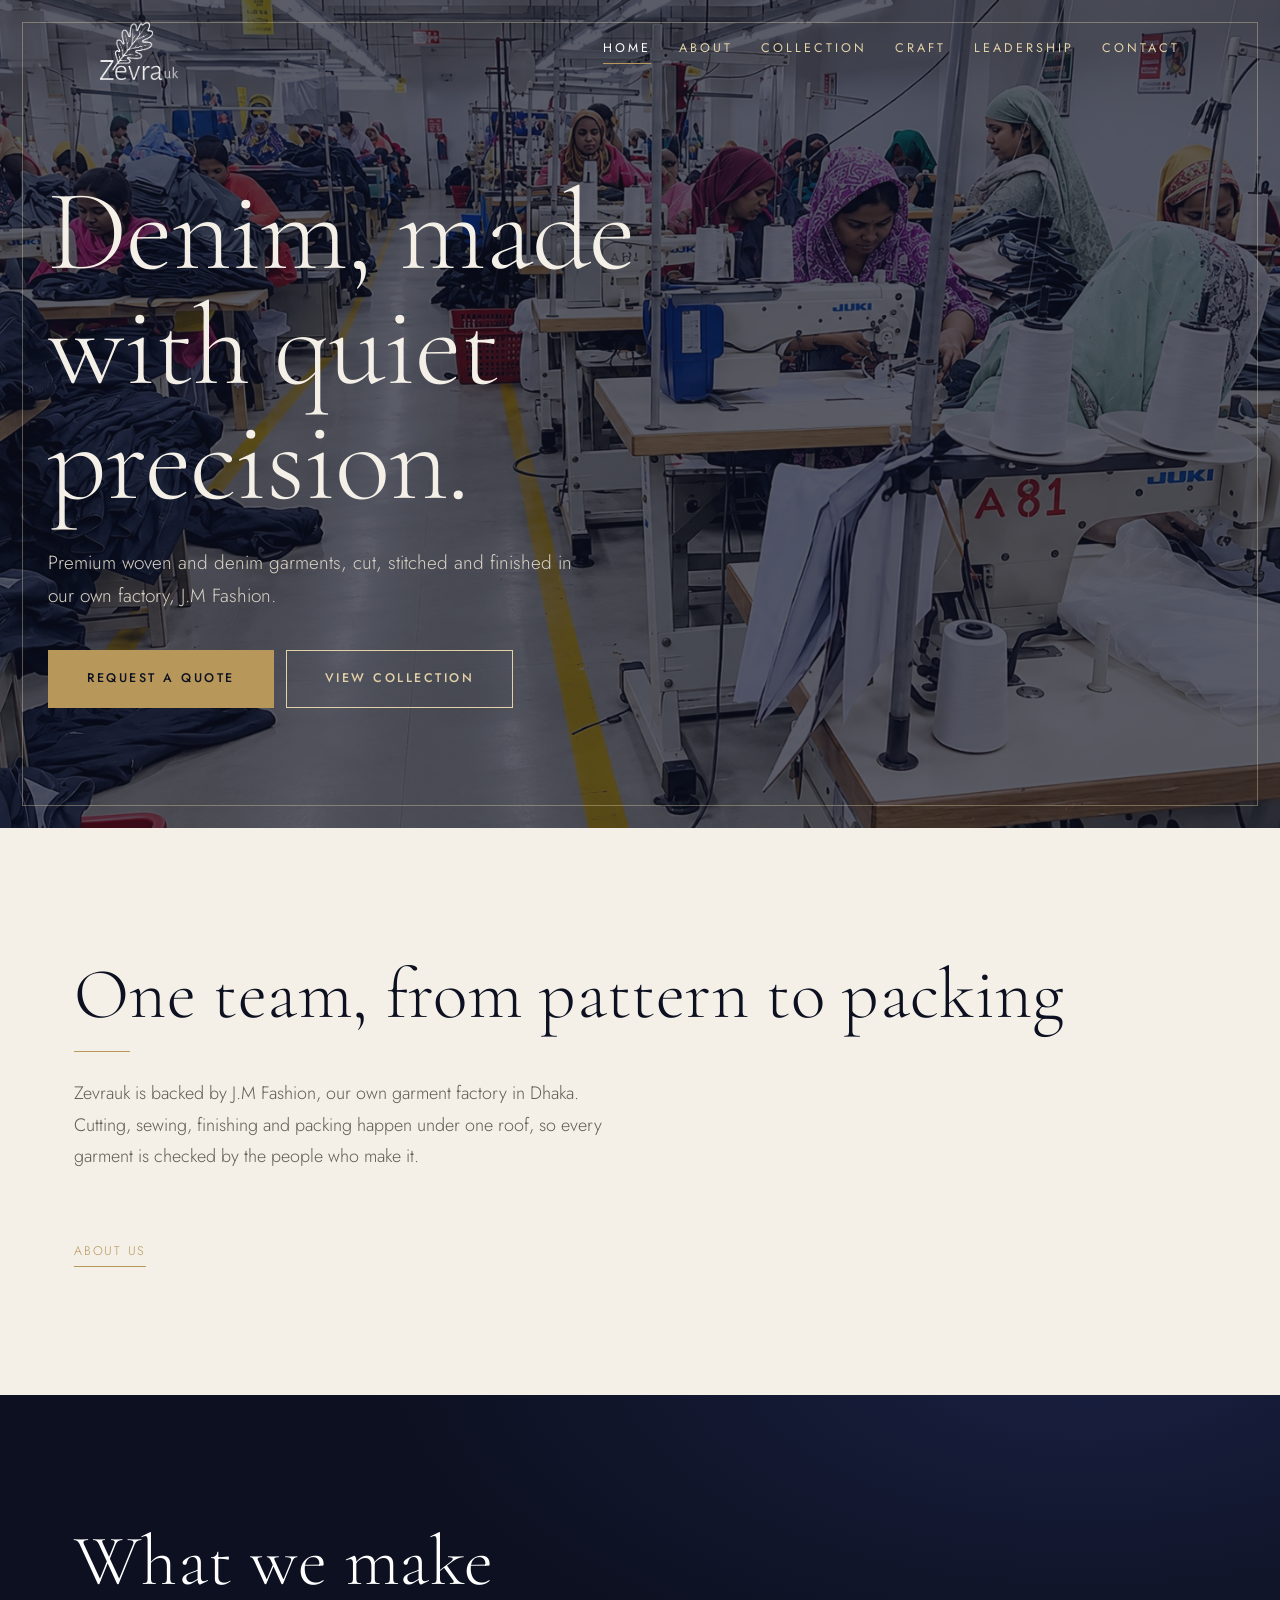
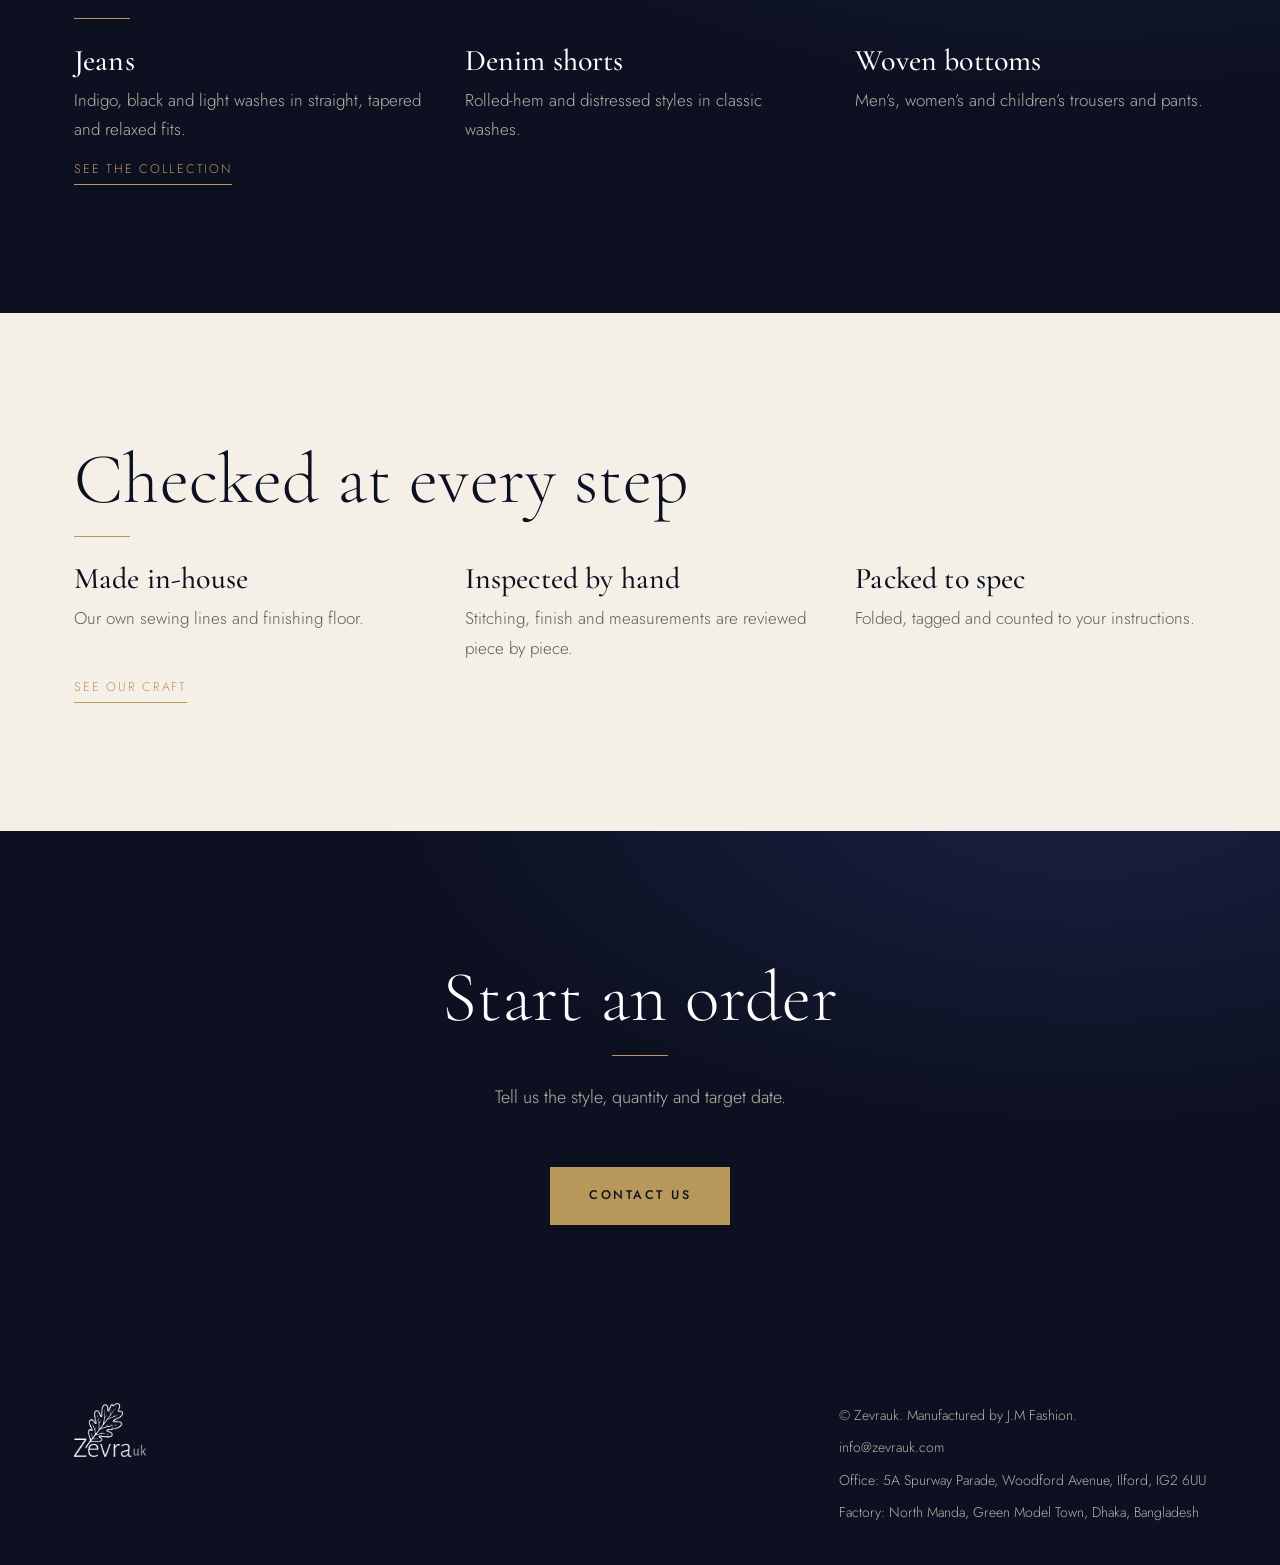
<file: index.html>
<!DOCTYPE html>
<html lang="en"><head>
<meta charset="utf-8">
<meta name="viewport" content="width=device-width, initial-scale=1, viewport-fit=cover">
<title>Zevrauk | Crafted by J.M Fashion</title>
<meta name="description" content="Premium denim and woven garments made in our own factory, J.M Fashion, Dhaka.">
<link rel="icon" href="images/logo-dark.png">
<link rel="stylesheet" href="https://fonts.googleapis.com/css2?family=Cormorant+Garamond:ital,wght@0,300;0,400;0,500;1,400&family=Jost:wght@300;400;500&display=swap">
<link rel="stylesheet" href="css/style.css">
<script src="js/main.js"></script>
</head><body>
<div class="hero" id="top"><img class="bg" src="images/1.jpg" alt=""><header><a href="index.html" aria-label="Zevrauk home"><img src="images/logo-white.png" alt="Zevrauk"></a><nav aria-label="Main"><a href="index.html" class=on>Home</a><a href="about.html">About</a><a href="collection.html">Collection</a><a href="process.html">Craft</a><a href="leadership.html">Leadership</a><a href="contact.html">Contact</a></nav></header><div class="wrap"><h1>Denim, made with quiet precision.</h1>
<p>Premium woven and denim garments, cut, stitched and finished in our own factory, J.M Fashion.</p>
<a class="btn" href="contact.html">Request a quote</a><a class="btn ghost" href="collection.html">View collection</a></div></div>
<section><div class="wrap rv"><h2>One team, from pattern to packing</h2><div class="rule"></div>
<p class="lead">Zevrauk is backed by J.M Fashion, our own garment factory in Dhaka. Cutting, sewing, finishing and packing happen under one roof, so every garment is checked by the people who make it.</p>
<a class="lnk" href="about.html">About us</a></div></section>
<section class="dark"><div class="wrap"><div class="rv"><h2>What we make</h2><div class="rule"></div></div>
<div class="cols rv"><div><h3>Jeans</h3><p>Indigo, black and light washes in straight, tapered and relaxed fits.</p></div>
<div><h3>Denim shorts</h3><p>Rolled-hem and distressed styles in classic washes.</p></div>
<div><h3>Woven bottoms</h3><p>Men&rsquo;s, women&rsquo;s and children&rsquo;s trousers and pants.</p></div></div>
<a class="lnk rv" href="collection.html">See the collection</a></div></section>
<section><div class="wrap"><div class="rv"><h2>Checked at every step</h2><div class="rule"></div></div>
<div class="cols rv"><div><h3>Made in-house</h3><p>Our own sewing lines and finishing floor.</p></div>
<div><h3>Inspected by hand</h3><p>Stitching, finish and measurements are reviewed piece by piece.</p></div>
<div><h3>Packed to spec</h3><p>Folded, tagged and counted to your instructions.</p></div></div>
<a class="lnk rv" href="process.html">See our craft</a></div></section>
<section class="dark cta"><div class="wrap rv"><h2>Start an order</h2><div class="rule"></div><p class="lead" style="margin-left:auto;margin-right:auto">Tell us the style, quantity and target date.</p><a class="btn" href="contact.html">Contact us</a></div></section>
<footer><div class="wrap"><div><img src="images/logo-white.png" alt="Zevrauk"></div>
<div class="fc"><span>&copy; Zevrauk. Manufactured by J.M Fashion.</span><a href="mailto:info@zevrauk.com">info@zevrauk.com</a><span>Office: 5A Spurway Parade, Woodford Avenue, Ilford, IG2 6UU</span><span>Factory: North Manda, Green Model Town, Dhaka, Bangladesh</span></div></div></footer>
</body></html>
</file>
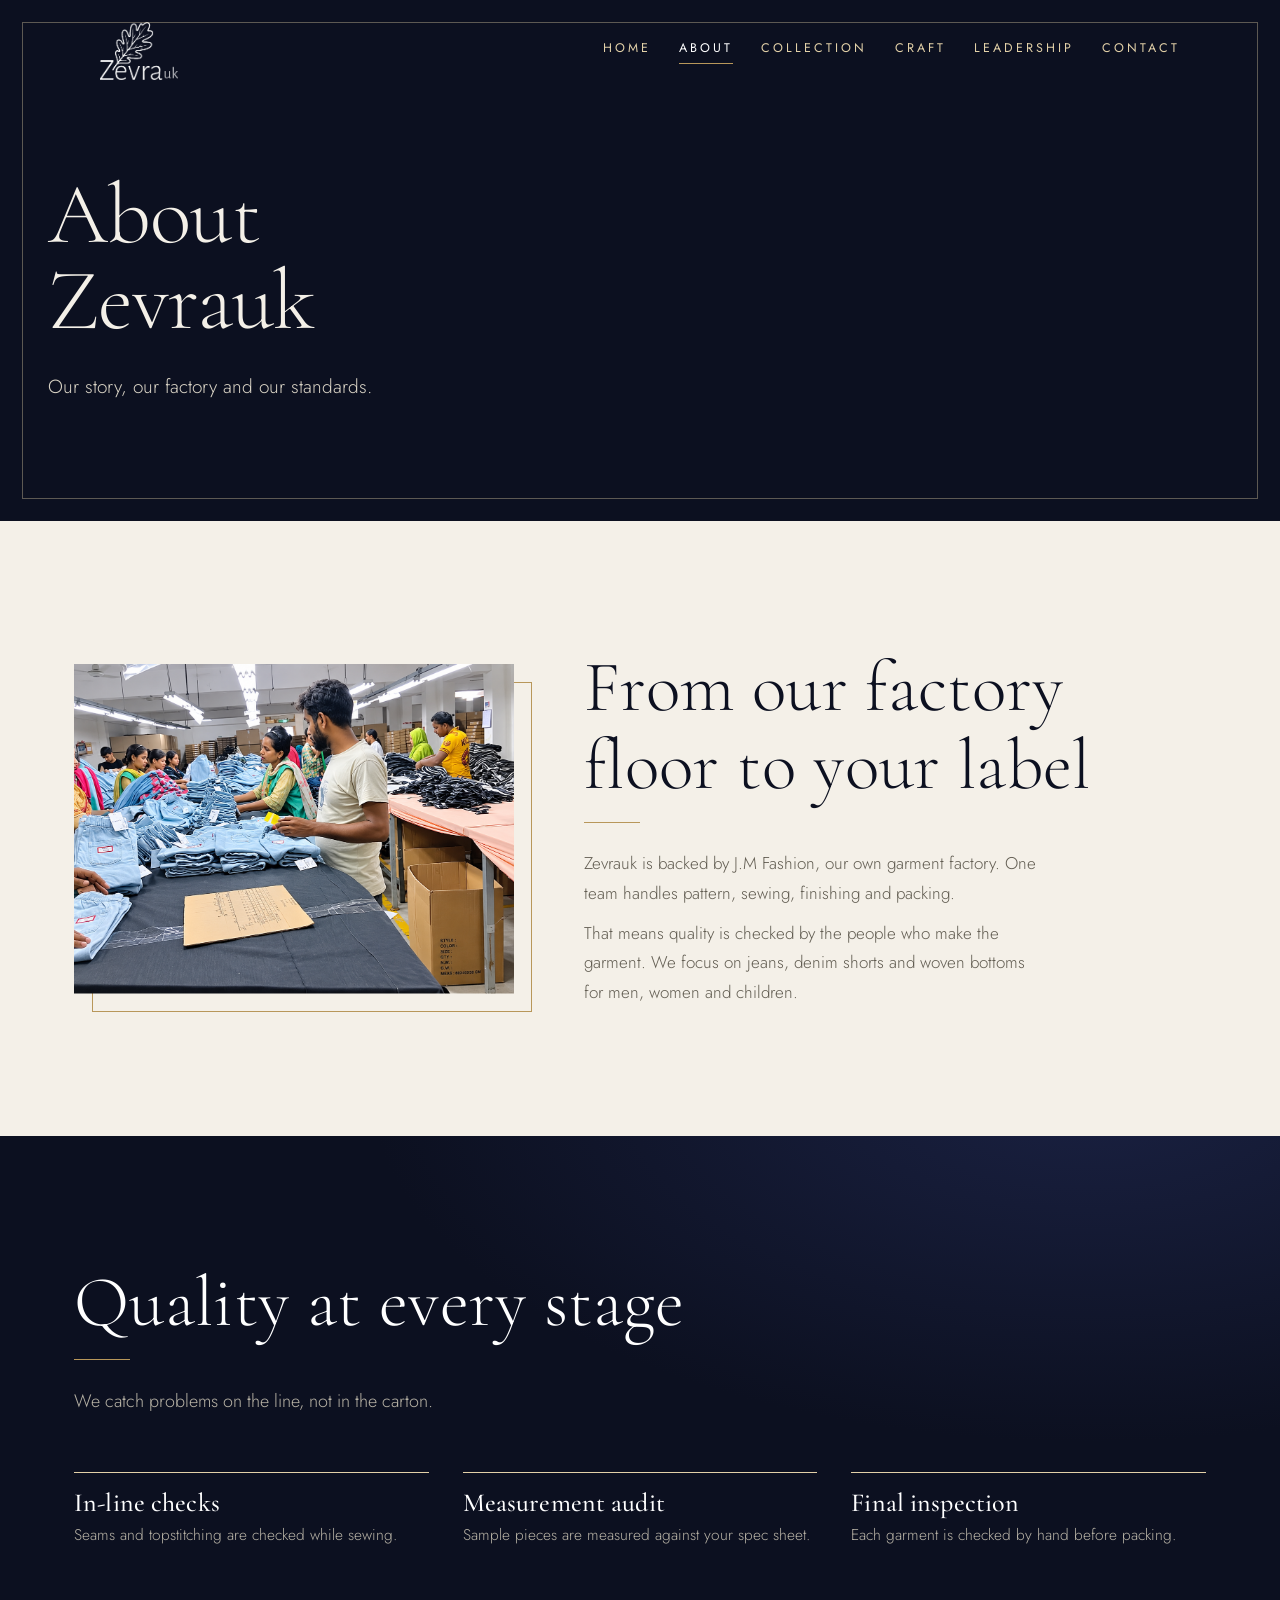
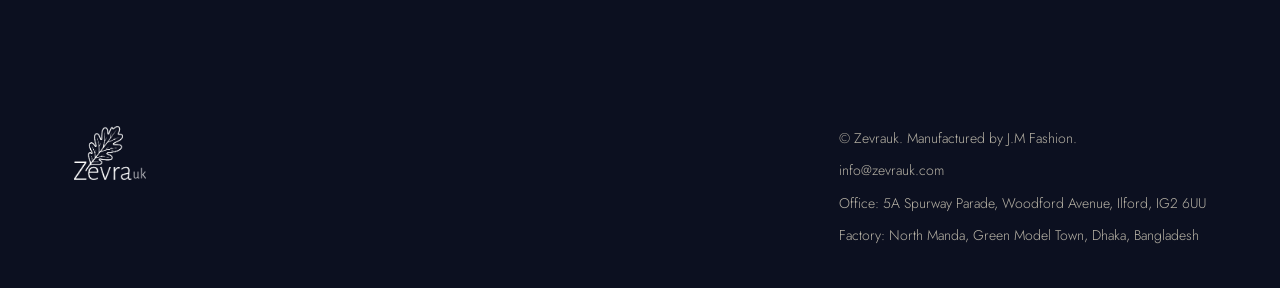
<file: about.html>
<!DOCTYPE html>
<html lang="en"><head>
<meta charset="utf-8">
<meta name="viewport" content="width=device-width, initial-scale=1, viewport-fit=cover">
<title>About | Zevrauk</title>
<meta name="description" content="About Zevrauk and our factory J.M Fashion.">
<link rel="icon" href="images/logo-dark.png">
<link rel="stylesheet" href="https://fonts.googleapis.com/css2?family=Cormorant+Garamond:ital,wght@0,300;0,400;0,500;1,400&family=Jost:wght@300;400;500&display=swap">
<link rel="stylesheet" href="css/style.css">
<script src="js/main.js"></script>
</head><body>
<div class="hero small"><header><a href="index.html" aria-label="Zevrauk home"><img src="images/logo-white.png" alt="Zevrauk"></a><nav aria-label="Main"><a href="index.html">Home</a><a href="about.html" class=on>About</a><a href="collection.html">Collection</a><a href="process.html">Craft</a><a href="leadership.html">Leadership</a><a href="contact.html">Contact</a></nav></header><div class="wrap"><h1>About Zevrauk</h1><p>Our story, our factory and our standards.</p></div></div>
<section><div class="wrap side"><div class="frame"><img class="ph" src="images/2.jpg" alt="Finished light-wash jeans stacked and tagged"></div>
<div class="rv"><h2>From our factory floor to your label</h2><div class="rule"></div>
<p>Zevrauk is backed by J.M Fashion, our own garment factory. One team handles pattern, sewing, finishing and packing.</p>
<p>That means quality is checked by the people who make the garment. We focus on jeans, denim shorts and woven bottoms for men, women and children.</p></div></div></section>
<section id="quality" class="dark"><div class="wrap"><div class="rv"><h2>Quality at every stage</h2><div class="rule"></div><p class="lead">We catch problems on the line, not in the carton.</p></div>
<div class="q rv"><div><h3>In-line checks</h3><p>Seams and topstitching are checked while sewing.</p></div><div><h3>Measurement audit</h3><p>Sample pieces are measured against your spec sheet.</p></div><div><h3>Final inspection</h3><p>Each garment is checked by hand before packing.</p></div></div></div></section>
<footer><div class="wrap"><div><img src="images/logo-white.png" alt="Zevrauk"></div>
<div class="fc"><span>&copy; Zevrauk. Manufactured by J.M Fashion.</span><a href="mailto:info@zevrauk.com">info@zevrauk.com</a><span>Office: 5A Spurway Parade, Woodford Avenue, Ilford, IG2 6UU</span><span>Factory: North Manda, Green Model Town, Dhaka, Bangladesh</span></div></div></footer>
</body></html>
</file>
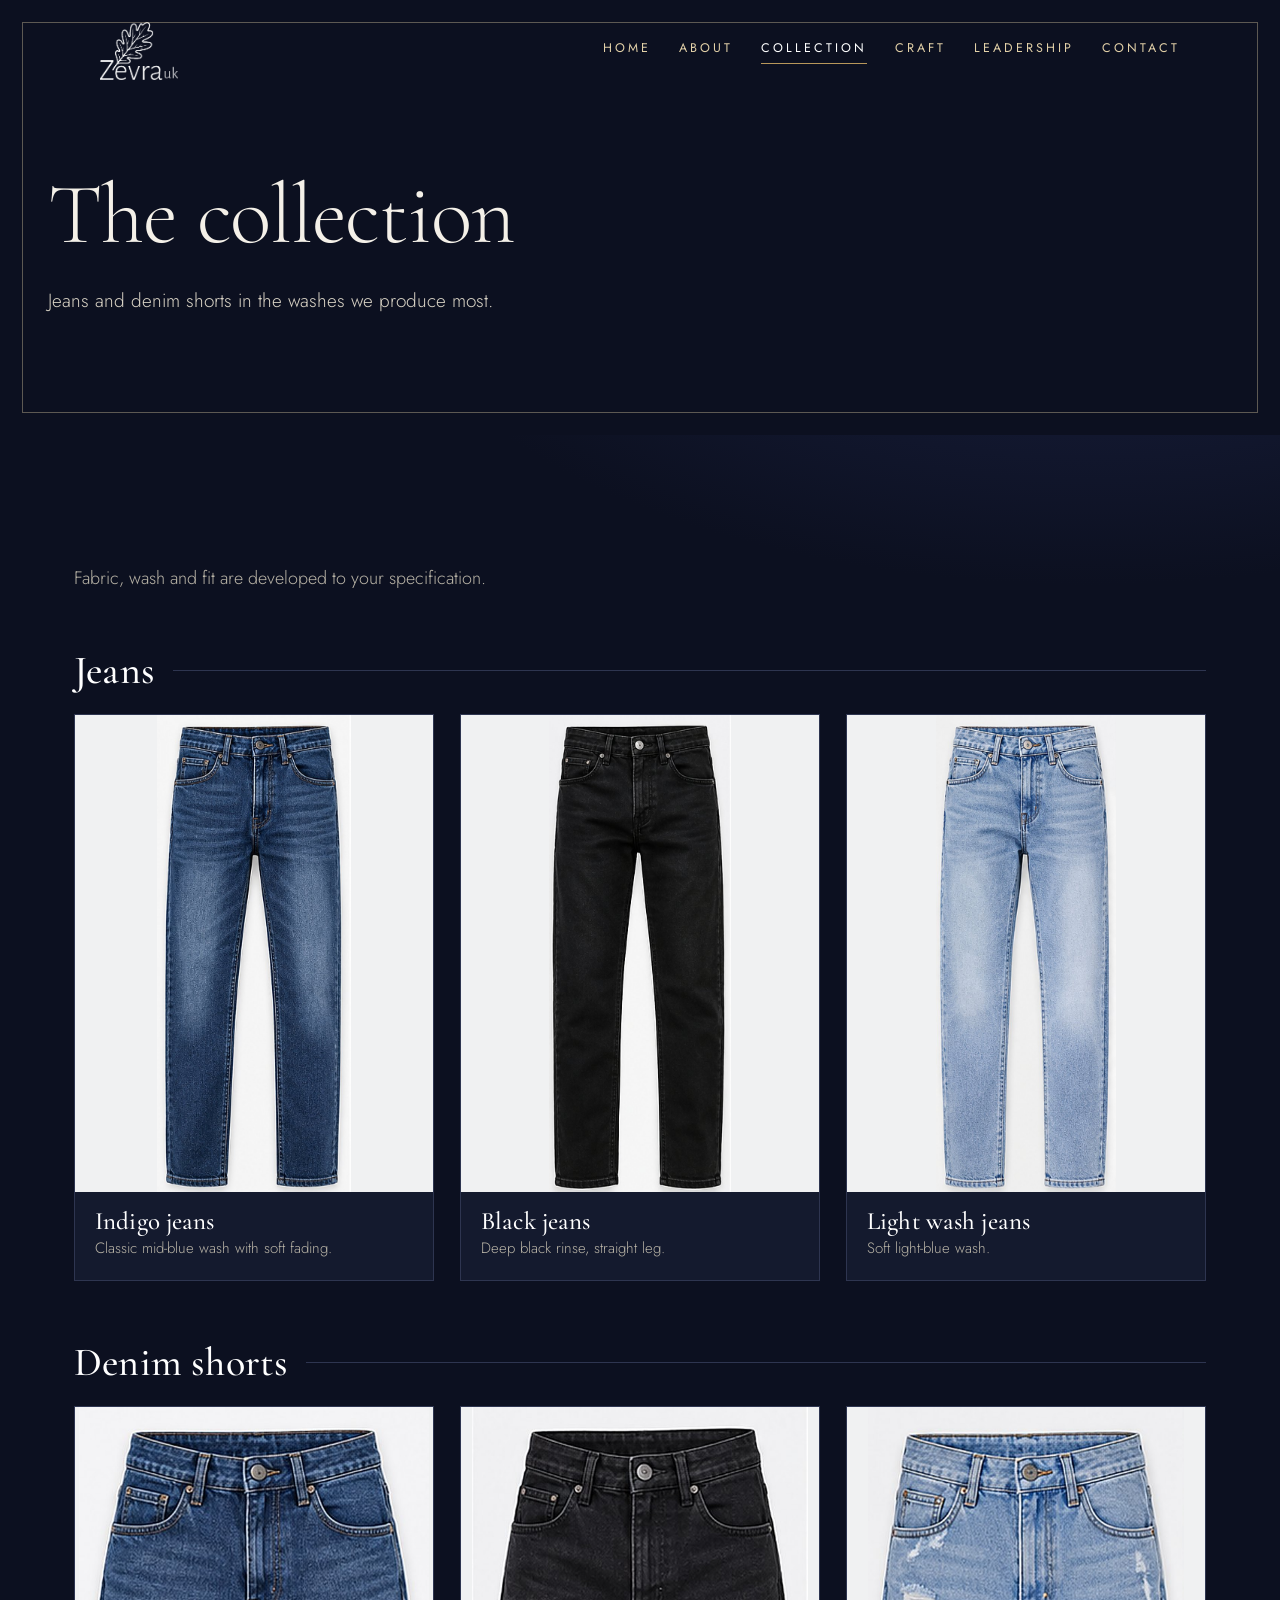
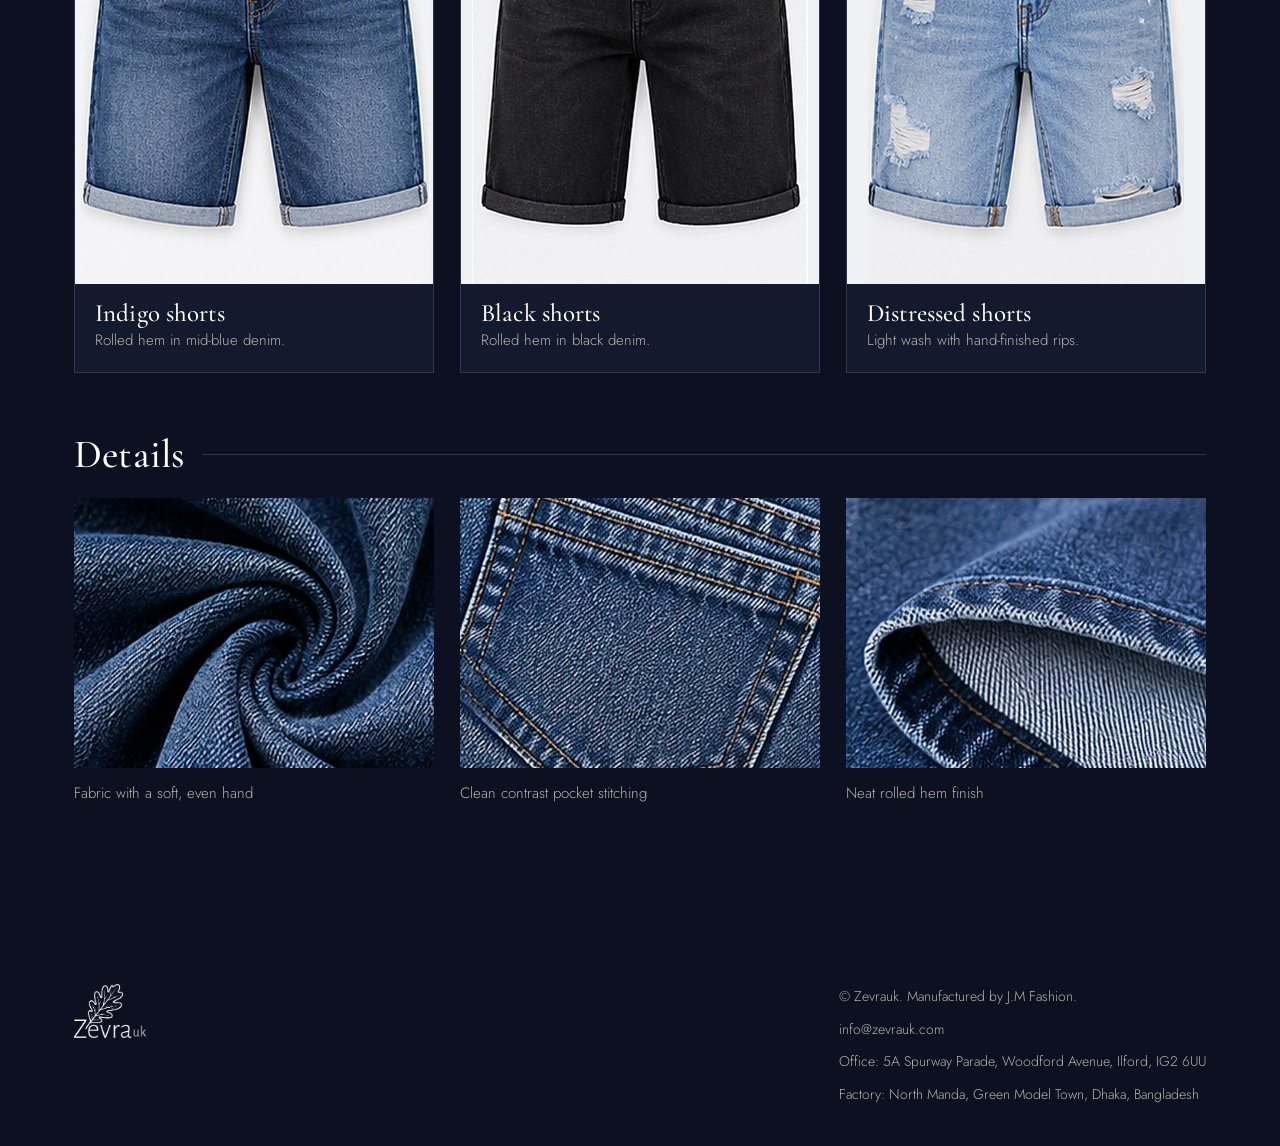
<file: collection.html>
<!DOCTYPE html>
<html lang="en"><head>
<meta charset="utf-8">
<meta name="viewport" content="width=device-width, initial-scale=1, viewport-fit=cover">
<title>Collection | Zevrauk</title>
<meta name="description" content="Jeans and denim shorts by Zevrauk.">
<link rel="icon" href="images/logo-dark.png">
<link rel="stylesheet" href="https://fonts.googleapis.com/css2?family=Cormorant+Garamond:ital,wght@0,300;0,400;0,500;1,400&family=Jost:wght@300;400;500&display=swap">
<link rel="stylesheet" href="css/style.css">
<script src="js/main.js"></script>
</head><body>
<div class="hero small"><header><a href="index.html" aria-label="Zevrauk home"><img src="images/logo-white.png" alt="Zevrauk"></a><nav aria-label="Main"><a href="index.html">Home</a><a href="about.html">About</a><a href="collection.html" class=on>Collection</a><a href="process.html">Craft</a><a href="leadership.html">Leadership</a><a href="contact.html">Contact</a></nav></header><div class="wrap"><h1>The collection</h1><p>Jeans and denim shorts in the washes we produce most.</p></div></div>
<section class="dark"><div class="wrap"><div class="rv"><p class="lead">Fabric, wash and fit are developed to your specification.</p></div><h3 class="sub rv">Jeans</h3><div class="pg"><div class="pc rv" style="transition-delay:0s"><div class="im"><img src="images/7.jpg" alt="Indigo jeans" loading="lazy"></div><div class="t"><h3>Indigo jeans</h3><p>Classic mid-blue wash with soft fading.</p></div></div><div class="pc rv" style="transition-delay:0.12s"><div class="im"><img src="images/8.jpg" alt="Black jeans" loading="lazy"></div><div class="t"><h3>Black jeans</h3><p>Deep black rinse, straight leg.</p></div></div><div class="pc rv" style="transition-delay:0.24s"><div class="im"><img src="images/9.jpg" alt="Light wash jeans" loading="lazy"></div><div class="t"><h3>Light wash jeans</h3><p>Soft light-blue wash.</p></div></div></div><h3 class="sub rv">Denim shorts</h3><div class="pg"><div class="pc rv" style="transition-delay:0s"><div class="im"><img src="images/10.jpg" alt="Indigo shorts" loading="lazy"></div><div class="t"><h3>Indigo shorts</h3><p>Rolled hem in mid-blue denim.</p></div></div><div class="pc rv" style="transition-delay:0.12s"><div class="im"><img src="images/11.jpg" alt="Black shorts" loading="lazy"></div><div class="t"><h3>Black shorts</h3><p>Rolled hem in black denim.</p></div></div><div class="pc rv" style="transition-delay:0.24s"><div class="im"><img src="images/12.jpg" alt="Distressed shorts" loading="lazy"></div><div class="t"><h3>Distressed shorts</h3><p>Light wash with hand-finished rips.</p></div></div></div><h3 class="sub rv">Details</h3><div class="dg"><figure class="rv"><div class="im"><img src="images/13.jpg" alt="Denim fabric" loading="lazy"></div><figcaption>Fabric with a soft, even hand</figcaption></figure><figure class="rv" style="transition-delay:.12s"><div class="im"><img src="images/14.jpg" alt="Back pocket stitching" loading="lazy"></div><figcaption>Clean contrast pocket stitching</figcaption></figure><figure class="rv" style="transition-delay:.24s"><div class="im"><img src="images/15.jpg" alt="Hem finish" loading="lazy"></div><figcaption>Neat rolled hem finish</figcaption></figure></div></div></section>
<footer><div class="wrap"><div><img src="images/logo-white.png" alt="Zevrauk"></div>
<div class="fc"><span>&copy; Zevrauk. Manufactured by J.M Fashion.</span><a href="mailto:info@zevrauk.com">info@zevrauk.com</a><span>Office: 5A Spurway Parade, Woodford Avenue, Ilford, IG2 6UU</span><span>Factory: North Manda, Green Model Town, Dhaka, Bangladesh</span></div></div></footer>
</body></html>
</file>
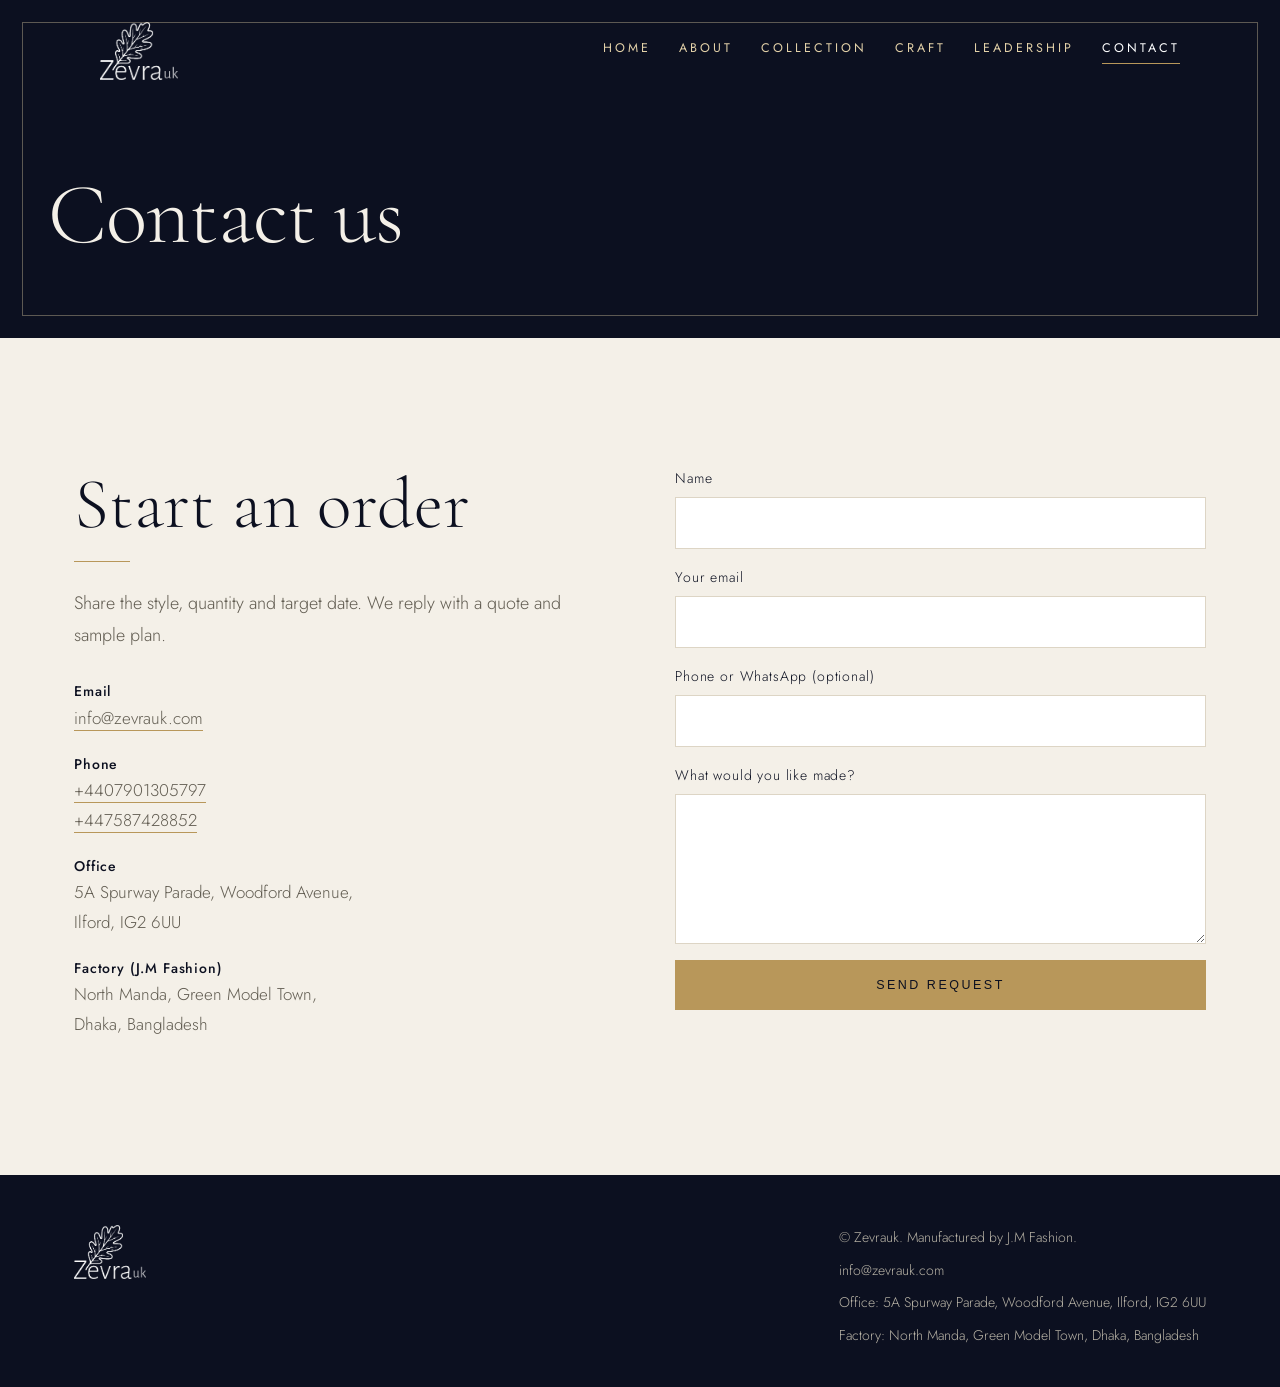
<file: contact.html>
<!DOCTYPE html>
<html lang="en"><head>
<meta charset="utf-8">
<meta name="viewport" content="width=device-width, initial-scale=1, viewport-fit=cover">
<title>Contact | Zevrauk</title>
<meta name="description" content="Request a quote from Zevrauk and J.M Fashion.">
<link rel="icon" href="images/logo-dark.png">
<link rel="stylesheet" href="https://fonts.googleapis.com/css2?family=Cormorant+Garamond:ital,wght@0,300;0,400;0,500;1,400&family=Jost:wght@300;400;500&display=swap">
<link rel="stylesheet" href="css/style.css">
<script src="js/main.js"></script>
</head><body>
<div class="hero small"><header><a href="index.html" aria-label="Zevrauk home"><img src="images/logo-white.png" alt="Zevrauk"></a><nav aria-label="Main"><a href="index.html">Home</a><a href="about.html">About</a><a href="collection.html">Collection</a><a href="process.html">Craft</a><a href="leadership.html">Leadership</a><a href="contact.html" class=on>Contact</a></nav></header><div class="wrap"><h1>Contact us</h1></div></div>
<section><div class="wrap two">
<div class="rv"><h2>Start an order</h2><div class="rule"></div><p class="lead" style="margin-bottom:28px">Share the style, quantity and target date. We reply with a quote and sample plan.</p>
<div class="addr"><p><b>Email</b><a href="mailto:info@zevrauk.com">info@zevrauk.com</a></p>
<p><b>Phone</b><a href="tel:+4407901305797">+4407901305797</a><br><a href="tel:+447587428852">+447587428852</a></p>
<p><b>Office</b>5A Spurway Parade, Woodford Avenue,<br>Ilford, IG2 6UU</p>
<p><b>Factory (J.M Fashion)</b>North Manda, Green Model Town,<br>Dhaka, Bangladesh</p></div></div>
<form class="rv" id="f"><label>Name<input name="name" required maxlength="100"></label>
<label>Your email<input name="email" type="email" required maxlength="150"></label>
<label>Phone or WhatsApp (optional)<input name="phone" maxlength="40"></label>
<label>What would you like made?<textarea name="message" rows="5" required maxlength="3000"></textarea></label>
<input class="hp" name="website" tabindex="-1" autocomplete="off" aria-hidden="true">
<button class="btn" type="submit">Send request</button><p class="msg" id="fmsg" role="status"></p></form></div></section>
<footer><div class="wrap"><div><img src="images/logo-white.png" alt="Zevrauk"></div>
<div class="fc"><span>&copy; Zevrauk. Manufactured by J.M Fashion.</span><a href="mailto:info@zevrauk.com">info@zevrauk.com</a><span>Office: 5A Spurway Parade, Woodford Avenue, Ilford, IG2 6UU</span><span>Factory: North Manda, Green Model Town, Dhaka, Bangladesh</span></div></div></footer>
</body></html>
</file>
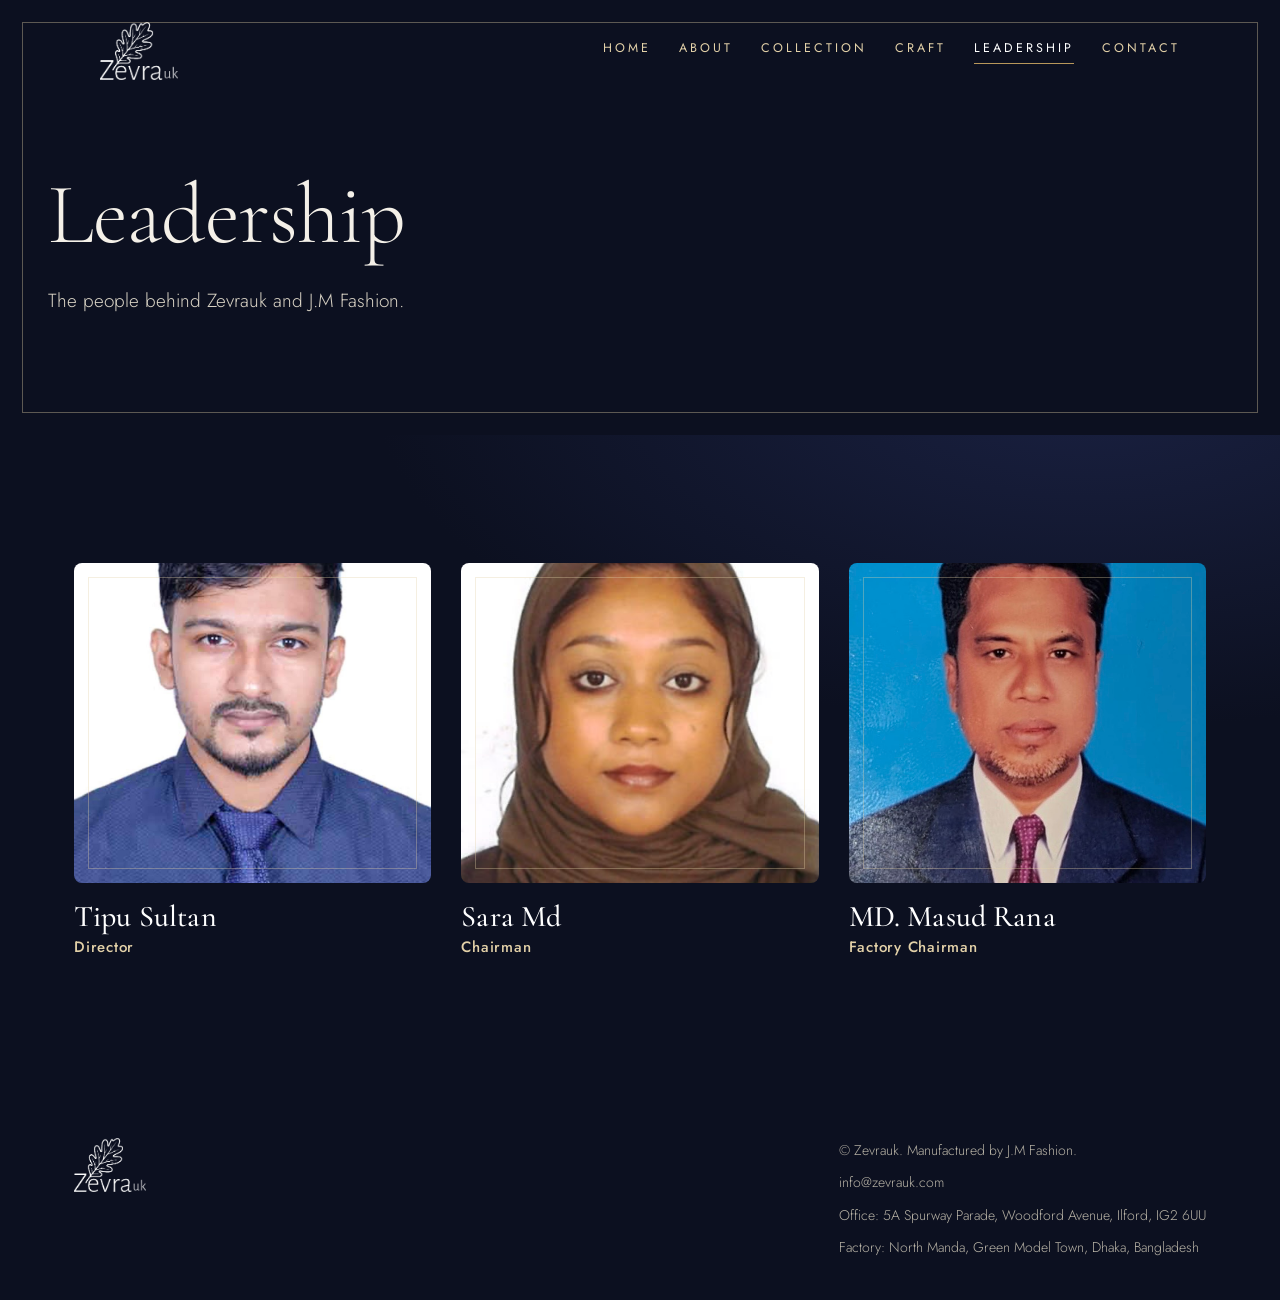
<file: leadership.html>
<!DOCTYPE html>
<html lang="en"><head>
<meta charset="utf-8">
<meta name="viewport" content="width=device-width, initial-scale=1, viewport-fit=cover">
<title>Leadership | Zevrauk</title>
<meta name="description" content="The people behind Zevrauk and J.M Fashion.">
<link rel="icon" href="images/logo-dark.png">
<link rel="stylesheet" href="https://fonts.googleapis.com/css2?family=Cormorant+Garamond:ital,wght@0,300;0,400;0,500;1,400&family=Jost:wght@300;400;500&display=swap">
<link rel="stylesheet" href="css/style.css">
<script src="js/main.js"></script>
</head><body>
<div class="hero small"><header><a href="index.html" aria-label="Zevrauk home"><img src="images/logo-white.png" alt="Zevrauk"></a><nav aria-label="Main"><a href="index.html">Home</a><a href="about.html">About</a><a href="collection.html">Collection</a><a href="process.html">Craft</a><a href="leadership.html" class=on>Leadership</a><a href="contact.html">Contact</a></nav></header><div class="wrap"><h1>Leadership</h1><p>The people behind Zevrauk and J.M Fashion.</p></div></div>
<section class="dark">
  <div class="wrap">
    <div class="lead3">

      <div class="person rv" style="transition-delay:0.0s">
        <div class="ph0">
          <img src="images/leader1.jpg" alt="Tipu Sultan">
        </div>
        <h3 style="color:#fff">Tipu Sultan</h3>
        <p style="color:var(--ice)">Director</p>
      </div>

      <div class="person rv" style="transition-delay:0.12s">
        <div class="ph0">
          <img src="images/leader2.jpg" alt="Sara Md">
        </div>
        <h3 style="color:#fff">Sara Md</h3>
        <p style="color:var(--ice)">Chairman</p>
      </div>

      <div class="person rv" style="transition-delay:0.24s">
        <div class="ph0">
          <img src="images/leader3.jpg" alt="MD. Masud Rana">
        </div>
        <h3 style="color:#fff">MD. Masud Rana</h3>
        <p style="color:var(--ice)">Factory Chairman</p>
      </div>

    </div>
  </div>
</section>
<footer><div class="wrap"><div><img src="images/logo-white.png" alt="Zevrauk"></div>
<div class="fc"><span>&copy; Zevrauk. Manufactured by J.M Fashion.</span><a href="mailto:info@zevrauk.com">info@zevrauk.com</a><span>Office: 5A Spurway Parade, Woodford Avenue, Ilford, IG2 6UU</span><span>Factory: North Manda, Green Model Town, Dhaka, Bangladesh</span></div></div></footer>
</body></html>
</file>
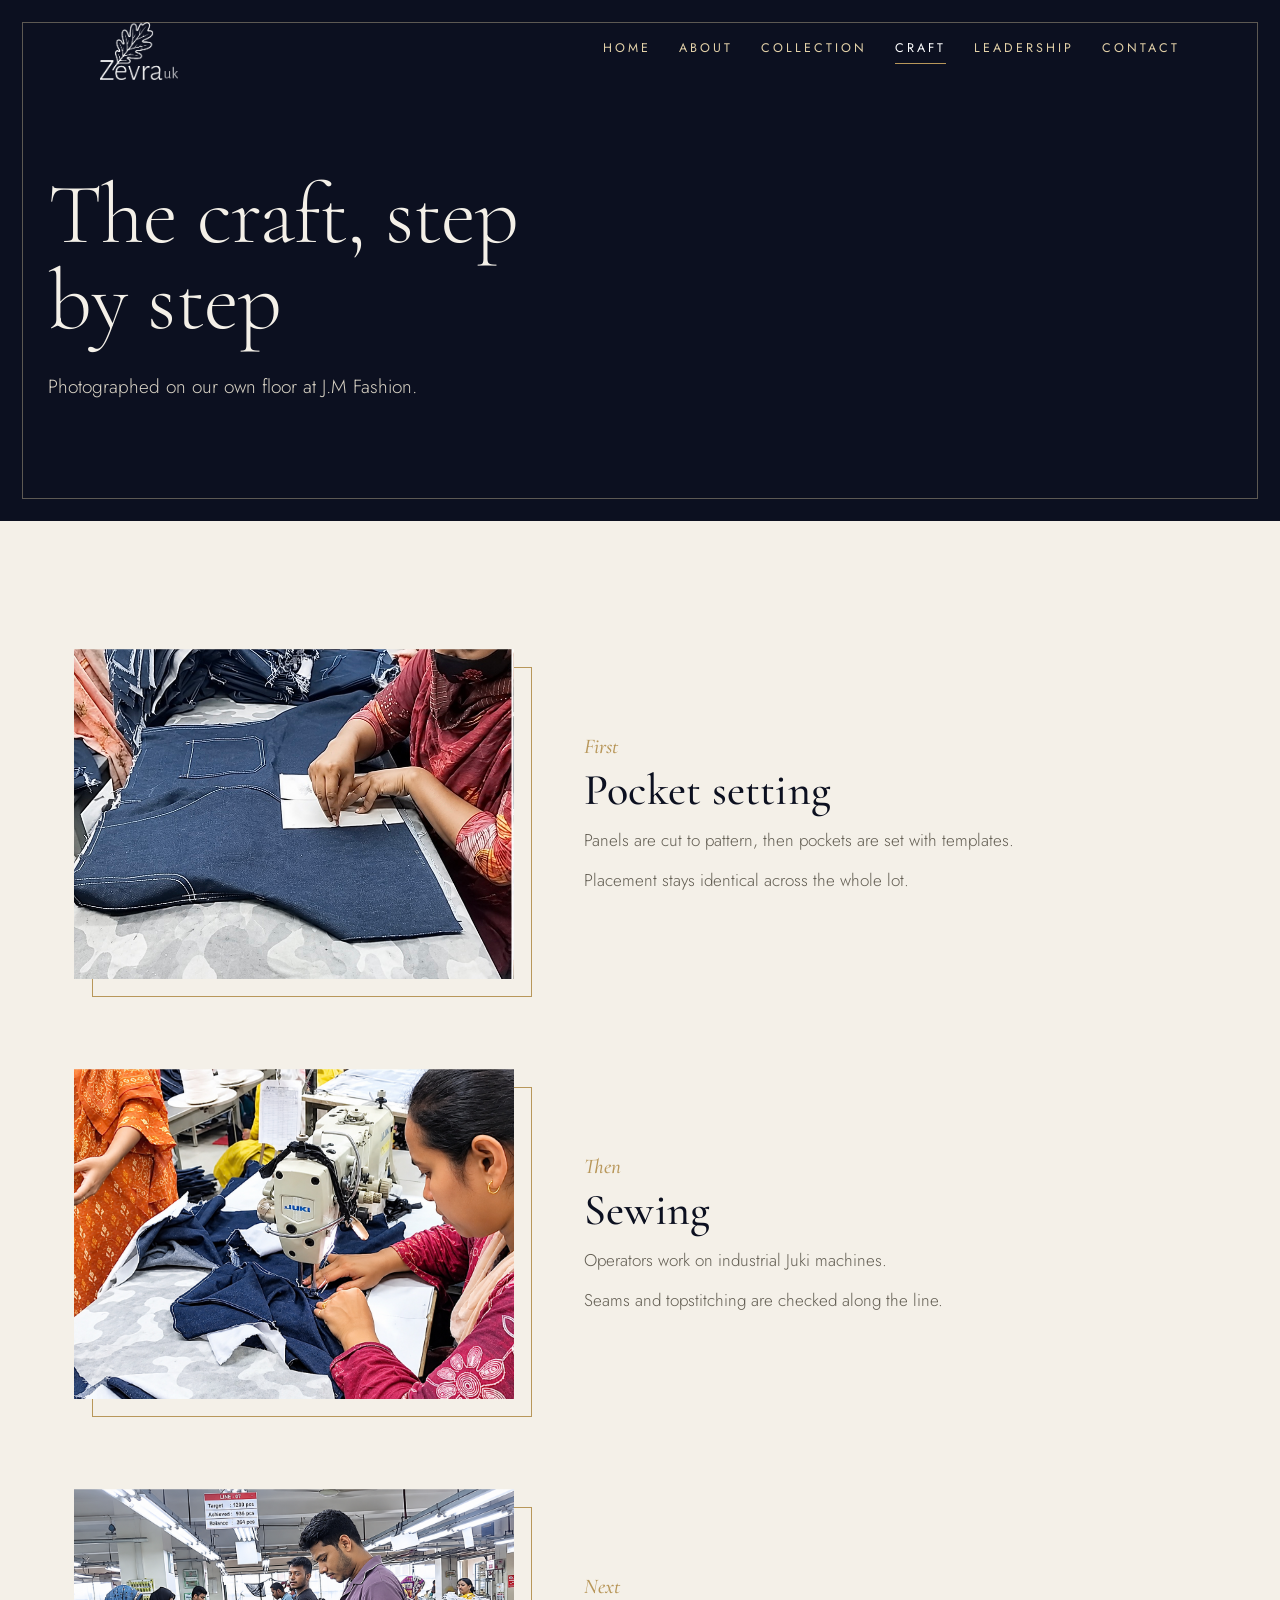
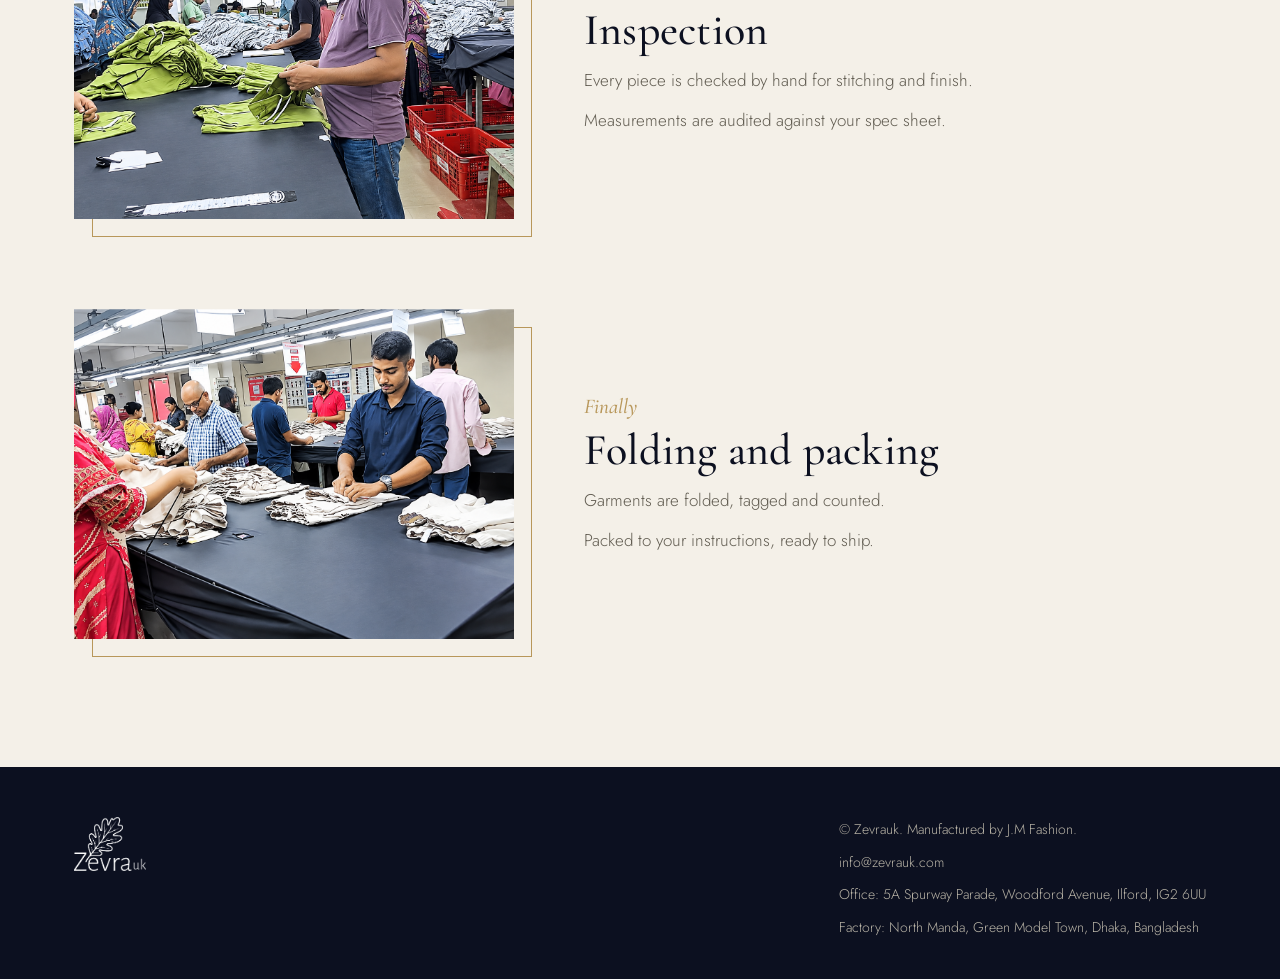
<file: process.html>
<!DOCTYPE html>
<html lang="en"><head>
<meta charset="utf-8">
<meta name="viewport" content="width=device-width, initial-scale=1, viewport-fit=cover">
<title>Our Craft | Zevrauk</title>
<meta name="description" content="How our garments are made at J.M Fashion.">
<link rel="icon" href="images/logo-dark.png">
<link rel="stylesheet" href="https://fonts.googleapis.com/css2?family=Cormorant+Garamond:ital,wght@0,300;0,400;0,500;1,400&family=Jost:wght@300;400;500&display=swap">
<link rel="stylesheet" href="css/style.css">
<script src="js/main.js"></script>
</head><body>
<div class="hero small"><header><a href="index.html" aria-label="Zevrauk home"><img src="images/logo-white.png" alt="Zevrauk"></a><nav aria-label="Main"><a href="index.html">Home</a><a href="about.html">About</a><a href="collection.html">Collection</a><a href="process.html" class=on>Craft</a><a href="leadership.html">Leadership</a><a href="contact.html">Contact</a></nav></header><div class="wrap"><h1>The craft, step by step</h1><p>Photographed on our own floor at J.M Fashion.</p></div></div>
<section><div class="wrap"><div class="stack"><div class="side"><div class="frame"><img class="ph" src="images/3.jpg" alt="Operator setting a pocket on denim" loading="lazy"></div><div class="rv"><em>First</em><h3>Pocket setting</h3><p>Panels are cut to pattern, then pockets are set with templates.</p><p>Placement stays identical across the whole lot.</p></div></div><div class="side"><div class="frame"><img class="ph" src="images/4.jpg" alt="Operator sewing denim on a Juki machine" loading="lazy"></div><div class="rv"><em>Then</em><h3>Sewing</h3><p>Operators work on industrial Juki machines.</p><p>Seams and topstitching are checked along the line.</p></div></div><div class="side"><div class="frame"><img class="ph" src="images/5.jpg" alt="Inspection of olive garments" loading="lazy"></div><div class="rv"><em>Next</em><h3>Inspection</h3><p>Every piece is checked by hand for stitching and finish.</p><p>Measurements are audited against your spec sheet.</p></div></div><div class="side"><div class="frame"><img class="ph" src="images/6.jpg" alt="Team folding garments" loading="lazy"></div><div class="rv"><em>Finally</em><h3>Folding and packing</h3><p>Garments are folded, tagged and counted.</p><p>Packed to your instructions, ready to ship.</p></div></div></div></div></section>
<footer><div class="wrap"><div><img src="images/logo-white.png" alt="Zevrauk"></div>
<div class="fc"><span>&copy; Zevrauk. Manufactured by J.M Fashion.</span><a href="mailto:info@zevrauk.com">info@zevrauk.com</a><span>Office: 5A Spurway Parade, Woodford Avenue, Ilford, IG2 6UU</span><span>Factory: North Manda, Green Model Town, Dhaka, Bangladesh</span></div></div></footer>
</body></html>
</file>
<file: css/style.css>
:root{--navy:#0C1020;--teal:#B8975A;--ice:#E3D1A8;--mist:#F4F0E8;--bg:#F4F0E8;--ink:#0C1020;--mute:#625d52;--card:#fff;--line:#ddd5c5;
box-sizing:border-box;padding-top:env(safe-area-inset-top,0px);padding-bottom:env(safe-area-inset-bottom,0px);color-scheme:light}
@media (prefers-color-scheme:dark){:root:not([data-theme="light"]){--bg:#07090f;--ink:#F4F0E8;--mute:#aaa699;--card:#141a2e;--line:#262d45;color-scheme:dark}}
:root[data-theme="dark"]{--bg:#07090f;--ink:#F4F0E8;--mute:#aaa699;--card:#141a2e;--line:#262d45;color-scheme:dark}
*{box-sizing:border-box;margin:0}
html{scroll-behavior:smooth;scroll-padding-top:env(safe-area-inset-top,0px)}
body{background:var(--bg);color:var(--ink);font:300 17px/1.75 "Jost",system-ui,sans-serif}
h1,h2,h3{font-family:"Cormorant Garamond",Georgia,serif;font-weight:500;line-height:1.08;letter-spacing:.005em}
a{color:inherit}:focus-visible{outline:2px solid var(--teal);outline-offset:4px}
.wrap{max-width:1180px;margin:0 auto;padding:0 24px}
.hero{position:relative;background:var(--navy);color:var(--mist);min-height:92vh;display:flex;flex-direction:column;overflow:hidden}
.hero>img.bg{position:absolute;inset:0;width:100%;height:100%;object-fit:cover;opacity:.32}
.hero:after{content:"";position:absolute;inset:0;background:linear-gradient(180deg,rgba(12,16,32,.5),rgba(12,16,32,.94))}
.hero>*{position:relative;z-index:1}
header{display:flex;justify-content:space-between;align-items:center;padding:22px 24px;max-width:1180px;width:100%;margin:0 auto;gap:16px;flex-wrap:wrap}
header img{height:58px;width:auto;display:block}
nav{display:flex;gap:28px;flex-wrap:wrap;font-size:14px;letter-spacing:.14em;text-transform:none;font-weight:400}
nav a{text-decoration:none;color:var(--ice)}nav a:hover{color:#fff}
.hero .wrap{margin:auto 0 0;padding-bottom:clamp(60px,10vw,120px);padding-top:60px}
.hero h1{font-size:clamp(46px,8.5vw,112px);max-width:12ch;font-weight:500}
.hero p{max-width:48ch;margin:26px 0 38px;font-size:19px;color:#d9d3c5}
.btn{display:inline-block;background:var(--teal);color:#0C1020;padding:15px 34px;text-decoration:none;font-weight:500;letter-spacing:.08em;font-size:15px;border:1px solid var(--teal)}
.btn:hover{background:#a2813f}
.btn.ghost{background:none;border-color:var(--ice);color:var(--ice);margin-left:12px}
section{padding:clamp(70px,10vw,130px) 0}
h2{font-size:clamp(36px,5.2vw,64px);margin-bottom:18px}
.rule{width:64px;height:2px;background:var(--teal);margin:0 0 26px}
.lead{max-width:56ch;color:var(--mute);margin-bottom:54px;font-size:18px}
.intro{display:grid;gap:60px;grid-template-columns:1fr 1fr;align-items:center}
.frame{position:relative}
.frame:before{content:"";position:absolute;inset:18px -18px -18px 18px;border:1px solid var(--teal)}
.frame img{position:relative;width:100%;display:block;aspect-ratio:4/3;object-fit:cover}
.grid{display:grid;gap:26px;grid-template-columns:repeat(auto-fit,minmax(240px,1fr))}
.card{background:var(--card);border:1px solid var(--line)}
.card svg{width:100%;height:230px;display:block;background:linear-gradient(160deg,#141a2e,var(--navy))}
.card div{padding:22px 24px 26px}
.card h3{font-size:28px;margin-bottom:6px}.card p{color:var(--mute);font-size:15.5px;line-height:1.6}
.dark{background:var(--navy);color:var(--mist)}.dark .lead{color:#b8b3a6}.dark h2{color:#fff}
.steps{display:grid;gap:80px}
.step{display:grid;gap:60px;grid-template-columns:1.1fr 1fr;align-items:center}
.step:nth-child(even){grid-template-columns:1fr 1.1fr}.step:nth-child(even) .frame{order:2}
.x{font:500 22px "Cormorant Garamond",serif;color:var(--ice);font-style:italic}
.step h3{font-size:clamp(30px,4vw,46px);margin:6px 0 14px;color:#fff}.step p{color:#b8b3a6;max-width:44ch}
.gal{display:grid;gap:14px;grid-template-columns:2fr 1fr 1fr}
.gal img{width:100%;height:100%;object-fit:cover;display:block;min-height:210px}
.gal img:first-child{grid-row:span 2}
.q{display:grid;gap:34px;grid-template-columns:repeat(auto-fit,minmax(220px,1fr))}
.q div{border-top:1px solid var(--ice);padding-top:16px}
.q h3{font-size:26px;color:#fff;margin-bottom:6px}.q p{color:#b8b3a6;font-size:15.5px;line-height:1.6}
.two{display:grid;gap:70px;grid-template-columns:1fr 1fr}
form{display:grid;gap:16px}
label{display:grid;gap:6px;font-size:14px;letter-spacing:.06em}
input,textarea{font:inherit;padding:13px 14px;border:1px solid var(--line);background:var(--card);color:var(--ink);border-radius:0}
footer{background:var(--navy);color:#b8b3a6;padding:50px 0 40px;font-size:14px}
footer .wrap{display:flex;justify-content:space-between;align-items:center;gap:20px;flex-wrap:wrap}
footer img{height:54px}
@media(max-width:780px){.intro,.step,.step:nth-child(even),.two,.gal{grid-template-columns:1fr}.step:nth-child(even) .frame{order:0}.gal img:first-child{grid-row:auto}.btn.ghost{margin:14px 0 0}.step{gap:34px}}
@media(prefers-reduced-motion:reduce){html{scroll-behavior:auto}}
html.js .rv{opacity:0;transform:translateY(26px);transition:opacity .9s ease,transform .9s cubic-bezier(.2,.7,.2,1)}
html.js .rv.in{opacity:1;transform:none}
html.js .frame .ph{clip-path:inset(0 100% 0 0);transform:translateX(-40px) scale(1.06);transition:clip-path 1.2s cubic-bezier(.7,0,.2,1),transform 1.4s cubic-bezier(.2,.7,.2,1)}
html.js .frame.in .ph{clip-path:inset(0);transform:none}
html.js .frame:before{opacity:0;transition:opacity .8s ease .9s}
html.js .frame.in:before{opacity:1}
.hero>img.bg{animation:kb 22s ease-out both}
@keyframes kb{from{transform:scale(1.14)}to{transform:scale(1)}}
.hero h1,.hero p,.hero .btn{animation:up 1.1s cubic-bezier(.2,.7,.2,1) both}
.hero p{animation-delay:.25s}.hero .btn{animation-delay:.45s}
@keyframes up{from{opacity:0;transform:translateY(34px)}to{opacity:1;transform:none}}
.side{display:grid;gap:70px;grid-template-columns:minmax(0,440px) 1fr;align-items:center}
.side .frame{margin-left:0}.side h3{font-size:clamp(30px,4vw,44px);margin:4px 0 12px}
.side em{font:500 21px "Cormorant Garamond",serif;color:var(--teal);font-style:italic}
.side p{color:var(--mute);max-width:46ch}.side p+p{margin-top:10px}
.stack{display:grid;gap:90px}
.dark .side em{color:var(--ice)}.dark .side p{color:#b8b3a6}
@media(max-width:780px){.side{grid-template-columns:1fr;gap:34px}.stack{gap:64px}}
@media(prefers-reduced-motion:reduce){html.js .rv,html.js .frame .ph,html.js .frame:before{opacity:1;transform:none;clip-path:none;transition:none}.hero>img.bg,.hero h1,.hero p,.hero .btn{animation:none}}
.pg{display:grid;gap:26px;grid-template-columns:repeat(3,minmax(0,1fr));margin-bottom:60px}
.pc{background:#141a2e;border:1px solid #262d45;overflow:hidden}
.pc .im{background:#f0f1f2;aspect-ratio:3/4;display:flex;align-items:center;justify-content:center;overflow:hidden}
.pc img{max-width:100%;max-height:100%;object-fit:contain;display:block;transition:transform 1.2s cubic-bezier(.2,.7,.2,1)}
.pc:hover img{transform:scale(1.05)}
.pc div.t{padding:16px 20px 20px}.pc h3{font-size:25px;color:#fff;margin-bottom:2px}.pc p{color:#b8b3a6;font-size:15px;line-height:1.5}
.sub{font-size:clamp(28px,3.4vw,40px);color:#fff;margin-bottom:22px;display:flex;align-items:center;gap:18px}
.sub:after{content:"";flex:1;height:1px;background:#2e3550}
.dg{display:grid;gap:26px;grid-template-columns:repeat(3,minmax(0,1fr))}
.dg .im{aspect-ratio:4/3;overflow:hidden}.dg .im img{width:100%;height:100%;object-fit:cover;display:block;transition:transform 1.2s cubic-bezier(.2,.7,.2,1)}
.dg figure:hover img{transform:scale(1.06)}
.dg figcaption{padding-top:12px;color:#b8b3a6;font-size:15px}
.lead3{display:grid;gap:30px;grid-template-columns:repeat(3,minmax(0,1fr))}
.person{text-align:left}
.ph0{aspect-ratio:4/5;background:linear-gradient(160deg,var(--navy),#1a2240);display:flex;align-items:center;justify-content:center;margin-bottom:18px;position:relative;overflow:hidden}
.ph0 span{color:var(--ice);font:500 15px "Jost";letter-spacing:.12em;opacity:.7}
.ph0:after{content:"";position:absolute;inset:14px;border:1px solid rgba(227,209,168,.35)}
.person h3{font-size:30px}.person p{color:var(--teal);font-weight:500;letter-spacing:.05em;font-size:15px}
.addr{display:grid;gap:18px;color:var(--mute)}.addr b{display:block;color:var(--ink);font-weight:500;letter-spacing:.06em;font-size:14px}
.addr a{text-decoration:none;border-bottom:1px solid var(--teal)}
@media(max-width:780px){.pg,.dg,.lead3{grid-template-columns:1fr}.pg{gap:22px}.pc .im{aspect-ratio:4/4}}
@media(min-width:781px) and (max-width:1000px){.pg{grid-template-columns:repeat(2,1fr)}}
.hero h1{font-weight:300;font-size:clamp(48px,9vw,128px);letter-spacing:-.01em;line-height:1}
.hero:before{content:"";position:absolute;inset:22px;border:1px solid rgba(227,209,168,.38);z-index:2;pointer-events:none}
.hero .wrap{padding-left:clamp(30px,4vw,48px)}
header{padding-left:clamp(34px,4vw,50px);padding-right:clamp(34px,4vw,50px)}
nav a{font-size:12.5px;letter-spacing:.24em;text-transform:uppercase;font-weight:400}
.btn{letter-spacing:.2em;text-transform:uppercase;font-size:12.5px;padding:17px 38px;transition:background .4s,color .4s}
.btn:hover{background:transparent;color:var(--ice)}.btn.ghost:hover{background:var(--ice);color:#0C1020}
h2{font-weight:300;font-size:clamp(38px,5.6vw,72px)}
.rule{width:56px;height:1px;background:var(--teal)}
.frame:before{border:1px solid var(--teal)}
.pc,.person .ph0{border-color:#2e3550}.pc:hover{border-color:var(--teal)}
.pc{transition:border-color .6s}
.dark{background:radial-gradient(1200px 600px at 85% -10%,#1a2142 0%,#0C1020 60%)}
.lead{font-size:18px;font-weight:300}
body{font-weight:300}
@media(max-width:780px){.hero:before{inset:10px}}

/* ---- inner pages ---- */
.hero.small{min-height:0}.hero.small .wrap{padding-top:70px;padding-bottom:80px;margin:0}
.hero.small h1{font-size:clamp(40px,7vw,86px)}
nav a.on{color:#fff;border-bottom:1px solid var(--teal);padding-bottom:4px}
.cols{display:grid;gap:40px;grid-template-columns:repeat(auto-fit,minmax(250px,1fr))}
.cols h3{font-size:30px;margin-bottom:8px}.cols p{color:var(--mute)}
.dark .cols p{color:#b8b3a6}.dark .cols h3{color:#fff}
.lnk{display:inline-block;margin-top:14px;color:var(--teal);text-decoration:none;border-bottom:1px solid var(--teal);letter-spacing:.14em;text-transform:uppercase;font-size:12.5px;padding-bottom:3px}
.cta{text-align:center}.cta h2{max-width:18ch;margin-left:auto;margin-right:auto}.cta .rule{margin-left:auto;margin-right:auto}
.msg{min-height:1.4em;font-size:15px}.hp{position:absolute;left:-9999px;opacity:0;height:0}
footer .wrap{align-items:flex-start}footer nav{gap:18px}footer a{text-decoration:none;color:#b8b3a6}
footer .fc{display:grid;gap:8px}
.ph0 {
  width: 100%;
  height: 320px;
  overflow: hidden;
  border-radius: 8px;
}

.ph0 img {
  width: 100%;
  height: 100%;
  object-fit: cover;
  object-position: center;
  display: block;
}
.ph0 {
  width: 100%;
  height: 320px;
  overflow: hidden;
}

.ph0 img {
  width: 100%;
  height: 100%;
  object-fit: cover;
  display: block;
}
</file>
